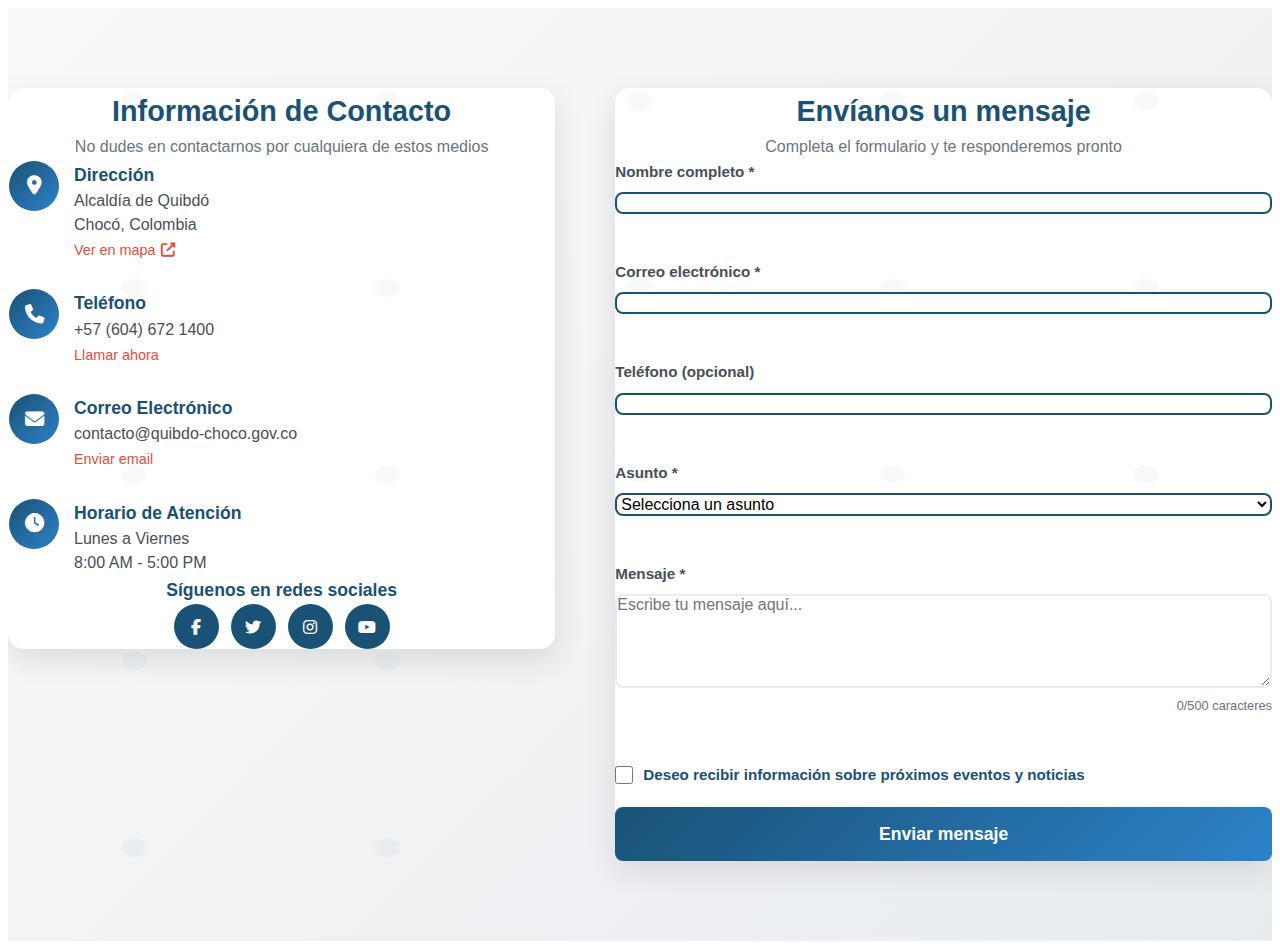
<file: contacto.html>
<!DOCTYPE html>
<html lang="es">
<head>
    <meta charset="UTF-8">
    <meta name="viewport" content="width=device-width, initial-scale=1.0">
    <title>Sección Contacto - Testing</title>
    <link rel="stylesheet" href="../css/contacto.css">
    <link rel="stylesheet" href="https://cdnjs.cloudflare.com/ajax/libs/font-awesome/6.4.0/css/all.min.css">
</head>
<body>

    <section id="contacto" class="content-section">
           <div class="contact-container">
                <div class="contact-info">
                    <div class="contact-header">
                        <h3>Información de Contacto</h3>
                        <p>No dudes en contactarnos por cualquiera de estos medios</p>
                    </div>
                    
                    <div class="contact-methods">
                        <div class="contact-method">
                            <div class="contact-icon">
                                <i class="fas fa-map-marker-alt"></i>
                            </div>
                            <div class="contact-details">
                                <h4>Dirección</h4>
                                <p>Alcaldía de Quibdó<br>Chocó, Colombia</p>
                                <a href="https://www.google.com/maps/place/Quibdó,+Chocó/@5.6910298,-76.6698244,13z/data=!3m1!4b1!4m6!3m5!1s0x8e4764bea6d2c96f:0x742b3e6a4944d803!8m2!3d5.695633!4d-76.649812!16zL20vMDFqMjN3?entry=ttu" class="contact-link" target="_blank">Ver en mapa <i class="fas fa-external-link-alt"></i></a>
                            </div>
                        </div>
                        
                        <div class="contact-method">
                            <div class="contact-icon">
                                <i class="fas fa-phone"></i>
                            </div>
                            <div class="contact-details">
                                <h4>Teléfono</h4>
                                <p>+57 (604) 672 1400</p>
                                <a href="tel:+576046721400" class="contact-link">Llamar ahora</a>
                            </div>
                        </div>
                        
                        <div class="contact-method">
                            <div class="contact-icon">
                                <i class="fas fa-envelope"></i>
                            </div>
                            <div class="contact-details">
                                <h4>Correo Electrónico</h4>
                                <p>contacto@quibdo-choco.gov.co</p>
                                <a href="mailto:contacto@quibdo-choco.gov.co" class="contact-link">Enviar email</a>
                            </div>
                        </div>
                        
                        <div class="contact-method">
                            <div class="contact-icon">
                                <i class="fas fa-clock"></i>
                            </div>
                            <div class="contact-details">
                                <h4>Horario de Atención</h4>
                                <p>Lunes a Viernes<br>8:00 AM - 5:00 PM</p>
                            </div>
                        </div>
                    </div>
                    
                    <div class="social-contact">
                        <h4>Síguenos en redes sociales</h4>
                        <div class="social-icons">
                            <a href="https://www.facebook.com/AlcaldiaDeQuibdo/" class="social-icon" target="_blank" aria-label="Facebook">
                                <i class="fab fa-facebook-f"></i>
                            </a>
                            <a href="https://twitter.com/AlcaldiaQuibdo" class="social-icon" target="_blank" aria-label="Twitter">
                                <i class="fab fa-twitter"></i>
                            </a>
                            <a href="https://www.instagram.com/alcaldiaquibdo/" class="social-icon" target="_blank" aria-label="Instagram">
                                <i class="fab fa-instagram"></i>
                            </a>
                            <a href="https://www.youtube.com/user/alcaldiaquibdo" class="social-icon" target="_blank" aria-label="YouTube">
                                <i class="fab fa-youtube"></i>
                            </a>
                        </div>
                    </div>
                </div>
                
                <div class="contact-form-container">
                    <div class="form-header">
                        <h3>Envíanos un mensaje</h3>
                        <p>Completa el formulario y te responderemos pronto</p>
                    </div>
                    
                    <form id="contactForm" class="contact-form">
                        <div class="form-group">
                            <label for="name">Nombre completo *</label>
                            <input type="text" id="name" name="name" required>
                            <span class="error-message" id="nameError"></span>
                        </div>
                        
                        <div class="form-group">
                            <label for="email">Correo electrónico *</label>
                            <input type="email" id="email" name="email" required>
                            <span class="error-message" id="emailError"></span>
                        </div>
                        
                        <div class="form-group">
                            <label for="phone">Teléfono (opcional)</label>
                            <input type="tel" id="phone" name="phone">
                            <span class="error-message" id="phoneError"></span>
                        </div>
                        
                        <div class="form-group">
                            <label for="subject">Asunto *</label>
                            <select id="subject" name="subject" required>
                                <option value="">Selecciona un asunto</option>
                                <option value="informacion">Información general</option>
                                <option value="programacion">Programación de eventos</option>
                                <option value="participacion">Participación en eventos</option>
                                <option value="patrocinio">Oportunidades de patrocinio</option>
                                <option value="prensa">Prensa y medios</option>
                                <option value="otros">Otros</option>
                            </select>
                            <span class="error-message" id="subjectError"></span>
                        </div>
                        
                        <div class="form-group">
                            <label for="message">Mensaje *</label>
                            <textarea id="message" name="message" rows="5" placeholder="Escribe tu mensaje aquí..." required></textarea>
                            <div class="char-counter">
                                <span id="charCount">0</span>/500 caracteres
                            </div>
                            <span class="error-message" id="messageError"></span>
                        </div>
                        
                        <div class="form-group checkbox-group">
                            <input type="checkbox" id="newsletter" name="newsletter">
                            <label for="newsletter">Deseo recibir información sobre próximos eventos y noticias</label>
                        </div>
                        
                        <button type="submit" class="submit-button" id="submitButton">
                            <span class="button-text">Enviar mensaje</span>
                            <div class="button-loader">
                                <div class="loader"></div>
                            </div>
                        </button>
                    </form>
                    
                    <div id="formSuccess" class="form-success">
                        <div class="success-icon">
                            <i class="fas fa-check-circle"></i>
                        </div>
                        <h3>¡Mensaje enviado con éxito!</h3>
                        <p>Gracias por contactarnos. Te responderemos en un máximo de 48 horas.</p>
                        <button id="newMessage" class="success-button">Enviar otro mensaje</button>
                    </div>
                </div>
            </div>
        </div>

         <script src="../js/contacto.js"></script>
    </section>

    
</body>
</html>
</file>
<file: css/contacto.css>
/* Reset básico para la sección */
#contacto * {
    margin: 0;
    padding: 0;
    box-sizing: border-box;
}

/* Estilos principales de la sección contacto */
#contacto {
    font-family: 'Segoe UI', Tahoma, Geneva, Verdana, sans-serif;
    background: linear-gradient(135deg, #f8f9fa 0%, #e9ecef 100%);
    padding: 80px 0;
    position: relative;
    overflow: hidden;
    color: #333;
    line-height: 1.6;
}

#contacto::before {
    content: '';
    position: absolute;
    top: 0;
    left: 0;
    right: 0;
    bottom: 0;
    background: url('data:image/svg+xml,<svg xmlns="http://www.w3.org/2000/svg" viewBox="0 0 100 100" preserveAspectRatio="none"><defs><pattern id="pattern" x="0" y="0" width="20" height="20" patternUnits="userSpaceOnUse"><circle cx="10" cy="10" r="1" fill="%231a5276" opacity="0.1"/></pattern></defs><rect width="100" height="100" fill="url(%23pattern)"/></svg>');
    opacity: 0.3;
}

#contacto .container {
    max-width: 1200px;
    margin: 0 auto;
    padding: 0 20px;
    position: relative;
    z-index: 1;
}

#contacto h2 {
    font-size: 2.5rem;
    text-align: center;
    margin-bottom: 20px;
    color: #1a5276;
}

.section-subtitle {
    text-align: center;
    font-size: 1.2rem;
    color: #6c757d;
    max-width: 600px;
    margin: 0 auto 50px;
    line-height: 1.6;
}

.contact-container {
    display: grid;
    grid-template-columns: 1fr 1.2fr;
    gap: 60px;
    align-items: start;
}

/* Información de contacto */
.contact-info {
    background: white;
    padding: 40px;
    border-radius: 15px;
    box-shadow: 0 10px 30px rgba(0, 0, 0, 0.1);
    height: fit-content;
}

.contact-header {
    margin-bottom: 30px;
    text-align: center;
}

.contact-header h3 {
    color: #1a5276;
    margin-bottom: 10px;
    font-size: 1.8rem;
}

.contact-header p {
    color: #6c757d;
    font-size: 1rem;
}

.contact-methods {
    display: flex;
    flex-direction: column;
    gap: 25px;
    margin-bottom: 30px;
}

.contact-method {
    display: flex;
    gap: 15px;
    align-items: flex-start;
    padding: 15px;
    border-radius: 10px;
    transition: all 0.3s ease;
    border: 1px solid transparent;
}

.contact-method:hover {
    background: #f8f9fa;
    border-color: #e9ecef;
    transform: translateY(-2px);
}

.contact-icon {
    width: 50px;
    height: 50px;
    background: linear-gradient(135deg, #1a5276, #2c82c9);
    border-radius: 50%;
    display: flex;
    align-items: center;
    justify-content: center;
    color: white;
    font-size: 1.2rem;
    flex-shrink: 0;
}

.contact-details h4 {
    color: #1a5276;
    margin-bottom: 5px;
    font-size: 1.1rem;
}

.contact-details p {
    color: #495057;
    margin-bottom: 8px;
    line-height: 1.5;
}

.contact-link {
    color: #e74c3c;
    text-decoration: none;
    font-weight: 500;
    font-size: 0.9rem;
    display: inline-flex;
    align-items: center;
    gap: 5px;
    transition: color 0.3s ease;
}

.contact-link:hover {
    color: #c0392b;
}

.social-contact h4 {
    color: #1a5276;
    margin-bottom: 15px;
    text-align: center;
    font-size: 1.1rem;
}

.social-icons {
    display: flex;
    justify-content: center;
    gap: 12px;
}

.social-icon {
    width: 45px;
    height: 45px;
    background: #1a5276;
    color: white;
    border-radius: 50%;
    display: flex;
    align-items: center;
    justify-content: center;
    text-decoration: none;
    transition: all 0.3s ease;
    position: relative;
    overflow: hidden;
}

.social-icon::before {
    content: '';
    position: absolute;
    top: 0;
    left: -100%;
    width: 100%;
    height: 100%;
    background: linear-gradient(90deg, transparent, rgba(255,255,255,0.3), transparent);
    transition: left 0.5s;
}

.social-icon:hover::before {
    left: 100%;
}

.social-icon:hover {
    background: #14415e;
    transform: translateY(-3px);
    box-shadow: 0 5px 15px rgba(26, 82, 118, 0.3);
}

/* Formulario de contacto */
.contact-form-container {
    background: white;
    padding: 40px;
    border-radius: 15px;
    box-shadow: 0 10px 30px rgba(0, 0, 0, 0.1);
}

.form-header {
    margin-bottom: 30px;
    text-align: center;
}

.form-header h3 {
    color: #1a5276;
    margin-bottom: 10px;
    font-size: 1.8rem;
}

.form-header p {
    color: #6c757d;
    font-size: 1rem;
}

.contact-form {
    display: flex;
    flex-direction: column;
    gap: 20px;
}

.form-group {
    display: flex;
    flex-direction: column;
    gap: 8px;
    position: relative;
}

.form-group label {
    font-weight: 600;
    color: #495057;
    font-size: 0.95rem;
}

.form-group input,
.form-group select,
.form-group textarea {
    padding: 12px 15px;
    border: 2px solid #e9ecef;
    border-radius: 8px;
    font-family: inherit;
    font-size: 1rem;
    transition: all 0.3s ease;
    background: white;
}

.form-group input:focus,
.form-group select:focus,
.form-group textarea:focus {
    outline: none;
    border-color: #1a5276;
    box-shadow: 0 0 0 3px rgba(26, 82, 118, 0.1);
}

.form-group input.error,
.form-group select.error,
.form-group textarea.error {
    border-color: #e74c3c;
}

.error-message {
    color: #e74c3c;
    font-size: 0.85rem;
    min-height: 18px;
    opacity: 0;
    transition: opacity 0.3s ease;
}

.error-message.show {
    opacity: 1;
}

.char-counter {
    text-align: right;
    font-size: 0.8rem;
    color: #6c757d;
    margin-top: 5px;
}

.char-counter.warning {
    color: #e67e22;
}

.char-counter.error {
    color: #e74c3c;
}

.checkbox-group {
    flex-direction: row;
    align-items: center;
    gap: 10px;
}

.checkbox-group input[type="checkbox"] {
    width: 18px;
    height: 18px;
    accent-color: #1a5276;
}

.checkbox-group label {
    font-weight: normal;
    margin-bottom: 0;
    cursor: pointer;
}

.submit-button {
    background: linear-gradient(135deg, #1a5276, #2c82c9);
    color: white;
    border: none;
    padding: 15px 30px;
    border-radius: 8px;
    font-size: 1.1rem;
    font-weight: 600;
    cursor: pointer;
    transition: all 0.3s ease;
    position: relative;
    overflow: hidden;
    display: flex;
    align-items: center;
    justify-content: center;
    gap: 10px;
    min-height: 54px;
}

.submit-button:hover:not(:disabled) {
    transform: translateY(-2px);
    box-shadow: 0 5px 15px rgba(26, 82, 118, 0.3);
}

.submit-button:disabled {
    opacity: 0.7;
    cursor: not-allowed;
    transform: none;
}

.button-loader {
    display: none;
}

.loader {
    width: 20px;
    height: 20px;
    border: 2px solid transparent;
    border-top: 2px solid white;
    border-radius: 50%;
    animation: spin 1s linear infinite;
}

@keyframes spin {
    0% { transform: rotate(0deg); }
    100% { transform: rotate(360deg); }
}

.submit-button.loading .button-text {
    opacity: 0;
}

.submit-button.loading .button-loader {
    display: block;
}

/* Mensaje de éxito */
.form-success {
    display: none;
    text-align: center;
    padding: 30px;
    background: #f8f9fa;
    border-radius: 10px;
    border: 2px dashed #28a745;
}

.form-success.show {
    display: block;
}

.success-icon {
    font-size: 4rem;
    color: #28a745;
    margin-bottom: 20px;
}

.form-success h3 {
    color: #28a745;
    margin-bottom: 15px;
}

.form-success p {
    color: #495057;
    margin-bottom: 20px;
    line-height: 1.6;
}

.success-button {
    background: #28a745;
    color: white;
    border: none;
    padding: 12px 25px;
    border-radius: 8px;
    font-weight: 600;
    cursor: pointer;
    transition: all 0.3s ease;
}

.success-button:hover {
    background: #218838;
    transform: translateY(-2px);
}

/* Efectos de focus para labels */
.form-group.focused label {
    color: #1a5276;
    font-weight: 600;
}

.form-group input:not(:placeholder-shown),
.form-group select:not([value=""]),
.form-group textarea:not(:placeholder-shown) {
    border-color: #1a5276;
}

/* Responsive */
@media (max-width: 968px) {
    .contact-container {
        grid-template-columns: 1fr;
        gap: 40px;
    }
    
    .contact-info,
    .contact-form-container {
        padding: 30px;
    }
    
    #contacto h2 {
        font-size: 2rem;
    }
}

@media (max-width: 576px) {
    .contact-info,
    .contact-form-container {
        padding: 20px;
    }
    
    .contact-method {
        flex-direction: column;
        text-align: center;
    }
    
    .contact-icon {
        align-self: center;
    }
    
    .social-icons {
        flex-wrap: wrap;
    }
    
    #contacto {
        padding: 40px 0;
    }
    
    #contacto h2 {
        font-size: 1.8rem;
    }
    
    .section-subtitle {
        font-size: 1rem;
    }
}
</file>
